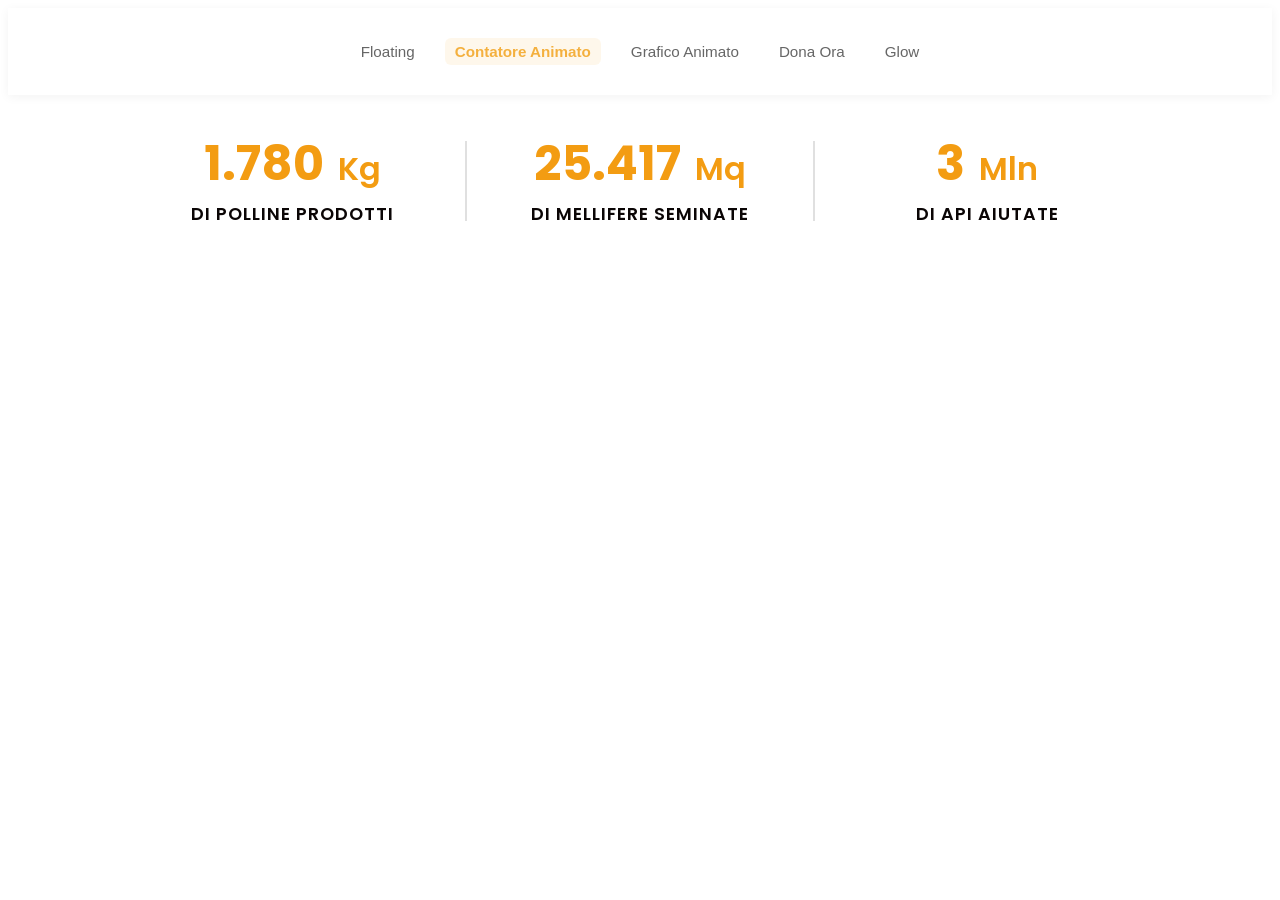
<file: index2.html>
<!DOCTYPE html>
<html lang="it">

<head>
  <meta charset="UTF-8" />
  <meta name="description" content="Floating" />

  <!-- META TAG PER LINK IMG  -->
  <meta property="og:title" content="Elements" />
  <meta property="og:description" content="Elements" />

  <!-- Link reale del tuo sito web -->
  <meta property="og:url" content="https://valentinocode.com/Elements/" />

  <!-- Link assoluto dell'immagine/logo che vuoi mostrare (Es. una foto 1200x630 pixel) -->
  <meta property="og:image"
    content="https://raw.githubusercontent.com/Vamusmart/Elements/refs/heads/main/images/link_image.webp" />

  <meta property="og:type" content="website" />
  <meta property="og:image:type" content="image/webp" />
  <meta property="og:image:width" content="1200" />
  <meta property="og:image:height" content="630" />
  <!-- ========================================== -->

  <meta name="viewport" content="width=device-width, initial-scale=1.0" />
  <title>Elements | Floating</title>
  <link rel="shortcut icon" type="image/x-icon" href="./images/logo.ico" />

  <!-- custom css file link  -->
  <link rel="stylesheet" href="css/style2.css">
  <link rel="stylesheet" href="css/navbar.css">
  <!-- Utile per il floating  -->
  <link rel="stylesheet" href="https://cdnjs.cloudflare.com/ajax/libs/animate.css/4.1.1/animate.min.css" />
</head>

<body>
  <!-- header section starts  -->
  <header class="main-header">
    <div class="header-container">
      <!-- Inserisci questo pulsante in tutti e 5 i file -->
    <button class="burger-toggle" aria-label="Apri menu">
      <span class="bar"></span>
      <span class="bar"></span>
      <span class="bar"></span>
    </button>
      <nav class="navbar">
        <a href="index.html" class="nav-link">Floating</a>
        <a href="index2.html" class="nav-link active">Contatore Animato</a>
        <a href="index3.html" class="nav-link">Grafico Animato</a>
        <a href="index4.html" class="nav-link">Dona Ora</a>
        <a href="index5.html" class="nav-link">Glow</a>

      </nav>
    </div>
  </header>
  <!-- header section ends -->

  <!-- main content starts -->
  <main>
    <!-- home section starts  -->
    <section class="home" id="home">
      <div class="content">

        <!-- slides section starts  -->
        <section class="featured_section3">
          <div class="counters-container">

            <!-- Primo Contatore -->
            <div class="counter-item">
              <div class="counter-number-wrap">
                <span class="counter-number" data-target="3500">3.500</span>
                <span class="counter-suffix">Kg</span>
              </div>
              <h3 class="counter-title">Di Polline Prodotti</h3>
            </div>

            <div class="counter-divider"></div>

            <!-- Secondo Contatore -->
            <div class="counter-item">
              <div class="counter-number-wrap">
                <span class="counter-number" data-target="50000">50.000</span>
                <span class="counter-suffix">Mq</span>
              </div>
              <h3 class="counter-title">Di Mellifere Seminate</h3>
            </div>

            <div class="counter-divider"></div>

            <!-- Terzo Contatore -->
            <div class="counter-item">
              <div class="counter-number-wrap">
                <span class="counter-number" data-target="5">5</span>
                <span class="counter-suffix">Mln</span>
              </div>
              <h3 class="counter-title">Di Api Aiutate</h3>
            </div>

          </div>
        </section>
        <!-- slides section ends -->

        <!-- card section starts  -->
        <!-- about columns section starts  -->
        <!-- We section starts  -->
        <!-- contactUs section starts  -->

      </div>
    </section>
    <!-- home section ends -->
  </main>
  <!-- main content ends -->

  <!-- footer starts -->

  <!-- CookiePolicy starts -->

  <!-- JavaScript section start -->
   <!-- Prima la navbar, che è un elemento critico di navigazione -->
  <script src="navbar.js" defer></script>
  <script src="main2.js" defer></script>
  <!-- JavaScript section end -->

</body>

</html>
</file>
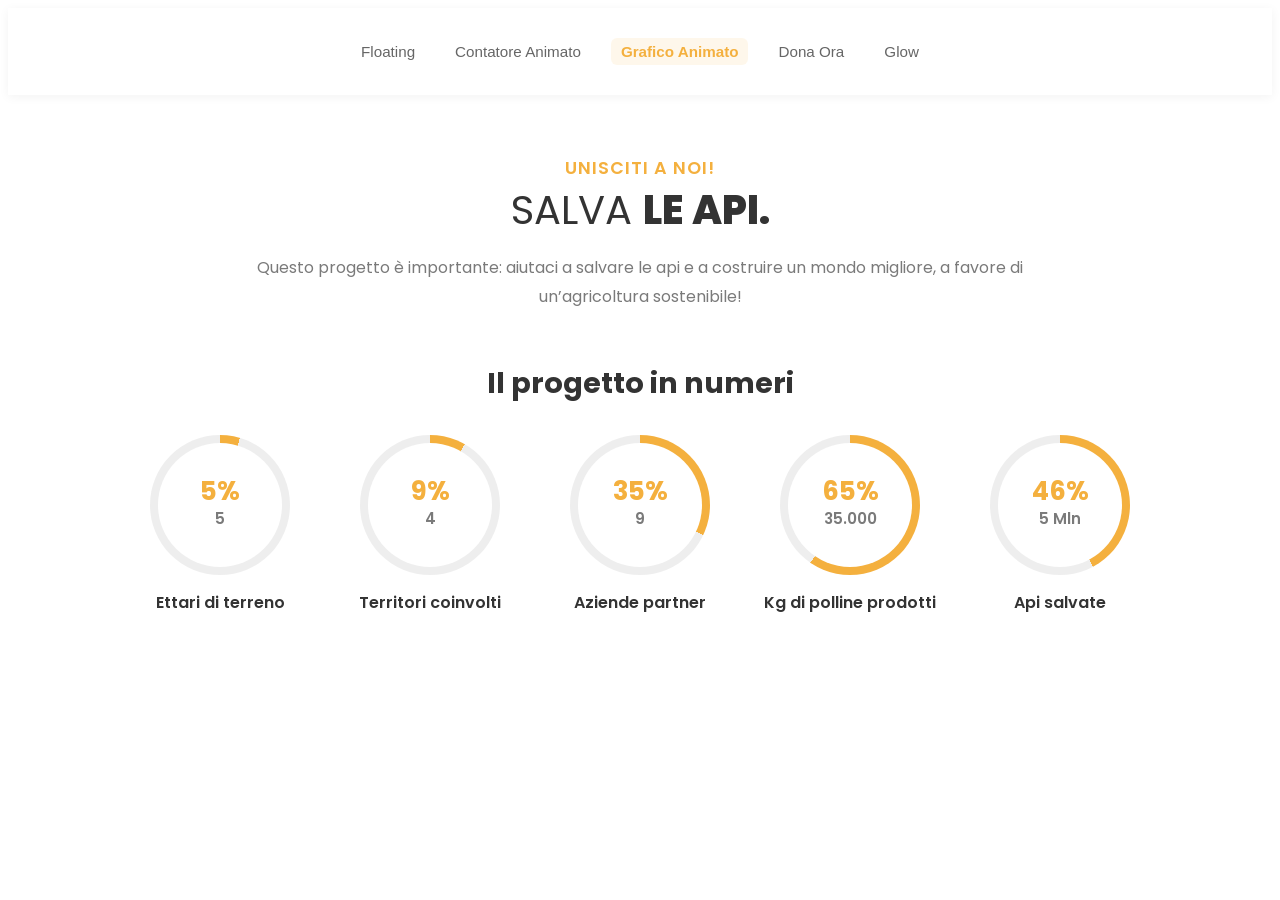
<file: index3.html>
<!DOCTYPE html>
<html lang="it">

<head>
  <meta charset="UTF-8" />
  <meta name="description" content="Floating" />

  <!-- META TAG PER LINK IMG  -->
  <meta property="og:title" content="Elements" />
  <meta property="og:description" content="Elements" />

  <!-- Link reale del tuo sito web -->
  <meta property="og:url" content="https://valentinocode.com/Elements/" />

  <!-- Link assoluto dell'immagine/logo che vuoi mostrare (Es. una foto 1200x630 pixel) -->
  <meta property="og:image"
    content="https://raw.githubusercontent.com/Vamusmart/Elements/refs/heads/main/images/link_image.webp" />

  <meta property="og:type" content="website" />
  <meta property="og:image:type" content="image/webp" />
  <meta property="og:image:width" content="1200" />
  <meta property="og:image:height" content="630" />
  <!-- ========================================== -->

  <meta name="viewport" content="width=device-width, initial-scale=1.0" />
  <title>Elements | Floating</title>
  <link rel="shortcut icon" type="image/x-icon" href="./images/logo.ico" />

  <!-- custom css file link  -->
  <link rel="stylesheet" href="css/style3.css">
  <link rel="stylesheet" href="css/navbar.css">
  <!-- Utile per il floating  -->
  <link rel="stylesheet" href="https://cdnjs.cloudflare.com/ajax/libs/animate.css/4.1.1/animate.min.css" />
</head>

<body>
  <!-- header section starts  -->
  <header class="main-header">
    <div class="header-container">
      <!-- Inserisci questo pulsante in tutti e 5 i file -->
    <button class="burger-toggle" aria-label="Apri menu">
      <span class="bar"></span>
      <span class="bar"></span>
      <span class="bar"></span>
    </button>
      <nav class="navbar">
        <a href="index.html" class="nav-link">Floating</a>
        <a href="index2.html" class="nav-link">Contatore Animato</a>
        <a href="index3.html" class="nav-link active">Grafico Animato</a>
        <a href="index4.html" class="nav-link">Dona Ora</a>
        <a href="index5.html" class="nav-link">Glow</a>

      </nav>
    </div>
  </header>
  <!-- header section ends -->

  <!-- main content starts -->
  <main>
    <!-- home section starts  -->
    <section class="home" id="home">
      <div class="content">

        <!-- slides section starts  -->
        <section class="featured_section3">
          <div class="save-bees-section">

            <!-- Intestazione e Testo -->
            <div class="section-header">
              <span class="subtitle">Unisciti a noi!</span>
              <h2 class="main-title">SALVA <strong>LE API.</strong></h2>
              <p class="description">
                Questo progetto è importante: aiutaci a salvare le api e a costruire un mondo migliore, a favore di
                un’agricoltura sostenibile!
              </p>
            </div>

            <h3 class="charts-title">Il progetto in numeri</h3>

            <!-- Griglia dei Grafici a Ciambella -->
            <div class="charts-grid">

              <!-- Grafico 1: 5% -->
              <div class="chart-item">
                <div class="pie-chart" style="--percent: 5;" data-value="5">
                  <div class="chart-center">
                    <span class="percent-label">5%</span>
                    <span class="value-label">5</span>
                  </div>
                </div>
                <h4 class="chart-title">Ettari di terreno</h4>
              </div>

              <!-- Grafico 2: 9% -->
              <div class="chart-item">
                <div class="pie-chart" style="--percent: 9;" data-value="9">
                  <div class="chart-center">
                    <span class="percent-label">9%</span>
                    <span class="value-label">4</span>
                  </div>
                </div>
                <h4 class="chart-title">Territori coinvolti</h4>
              </div>

              <!-- Grafico 3: 35% -->
              <div class="chart-item">
                <div class="pie-chart" style="--percent: 35;" data-value="35">
                  <div class="chart-center">
                    <span class="percent-label">35%</span>
                    <span class="value-label">9</span>
                  </div>
                </div>
                <h4 class="chart-title">Aziende partner</h4>
              </div>

              <!-- Grafico 4: 65% -->
              <div class="chart-item">
                <div class="pie-chart" style="--percent: 65;" data-value="65">
                  <div class="chart-center">
                    <span class="percent-label">65%</span>
                    <span class="value-label">35.000</span>
                  </div>
                </div>
                <h4 class="chart-title">Kg di polline prodotti</h4>
              </div>

              <!-- Grafico 5: 46% -->
              <div class="chart-item">
                <div class="pie-chart" style="--percent: 46;" data-value="46">
                  <div class="chart-center">
                    <span class="percent-label">46%</span>
                    <span class="value-label">5 Mln</span>
                  </div>
                </div>
                <h4 class="chart-title">Api salvate</h4>
              </div>

            </div>
          </div>
        </section>
        <!-- slides section ends -->

        <!-- card section starts  -->
        <!-- about columns section starts  -->
        <!-- We section starts  -->
        <!-- contactUs section starts  -->

      </div>
    </section>
    <!-- home section ends -->
  </main>
  <!-- main content ends -->

  <!-- footer starts -->

  <!-- CookiePolicy starts -->

  <!-- JavaScript section start -->
   <!-- Prima la navbar, che è un elemento critico di navigazione -->
  <script src="navbar.js" defer></script>
  <script src="main3.js" defer></script>
  <!-- JavaScript section end -->

</body>

</html>
</file>
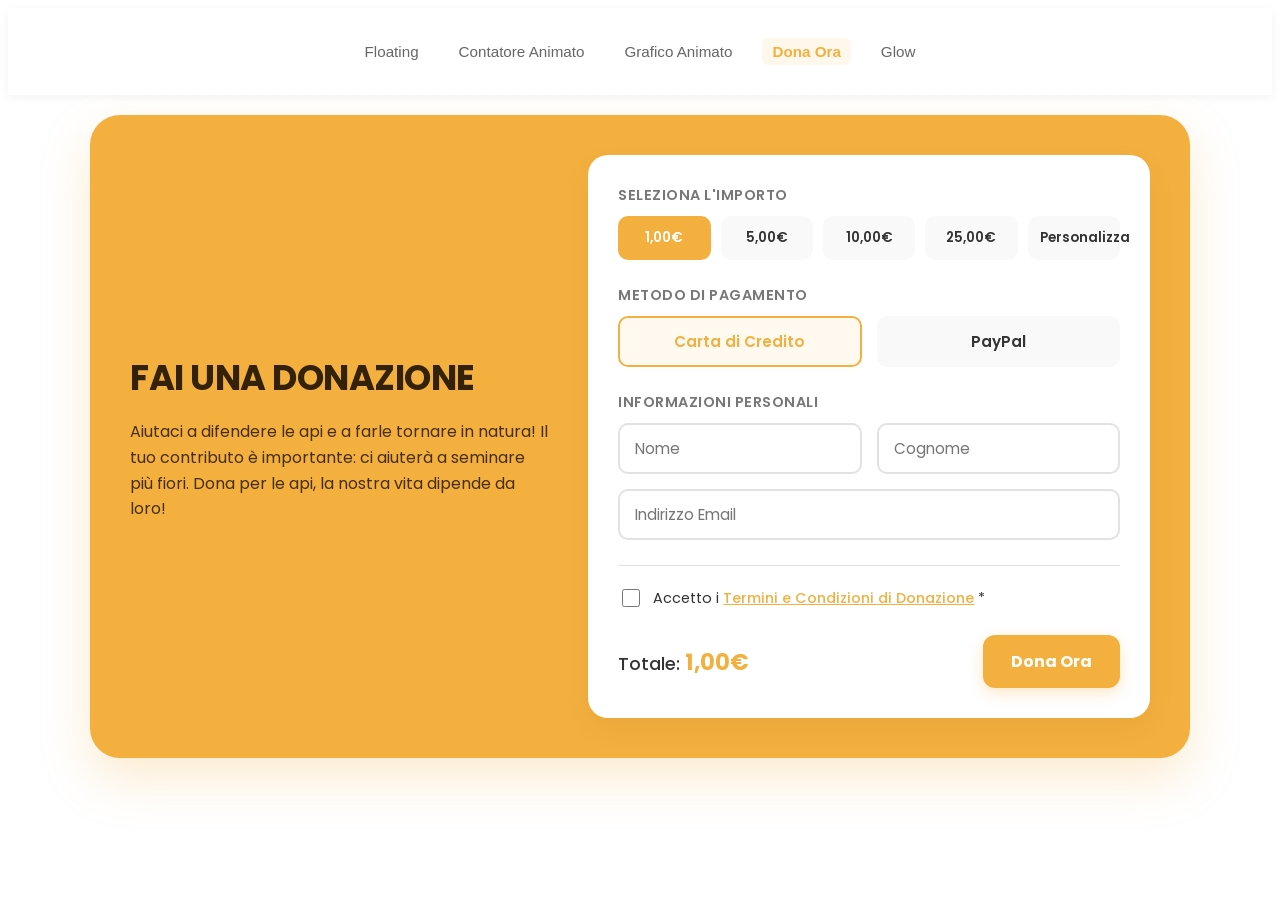
<file: index4.html>
<!DOCTYPE html>
<html lang="it">

<head>
  <meta charset="UTF-8" />
  <meta name="description" content="Floating" />

  <!-- META TAG PER LINK IMG  -->
  <meta property="og:title" content="Elements" />
  <meta property="og:description" content="Elements" />

  <!-- Link reale del tuo sito web -->
  <meta property="og:url" content="https://valentinocode.com/Elements/" />

  <!-- Link assoluto dell'immagine/logo che vuoi mostrare (Es. una foto 1200x630 pixel) -->
  <meta property="og:image"
    content="https://raw.githubusercontent.com/Vamusmart/Elements/refs/heads/main/images/link_image.webp" />

  <meta property="og:type" content="website" />
  <meta property="og:image:type" content="image/webp" />
  <meta property="og:image:width" content="1200" />
  <meta property="og:image:height" content="630" />
  <!-- ========================================== -->

  <meta name="viewport" content="width=device-width, initial-scale=1.0" />
  <title>Elements | Floating</title>
  <link rel="shortcut icon" type="image/x-icon" href="./images/logo.ico" />

  <!-- custom css file link  -->
  <link rel="stylesheet" href="css/style4.css">
  <link rel="stylesheet" href="css/navbar.css">
  <!-- Utile per il floating  -->
  <link rel="stylesheet" href="https://cdnjs.cloudflare.com/ajax/libs/animate.css/4.1.1/animate.min.css" />
  <script
    src="https://www.paypal.com/sdk/js?client-id=ATXtuFkbmzRe8l3dqsgOMvXXcGsIOY5Imr9HILD8bKoTmlkVAg06zESFBO9UBLPMOlmX7h_PZ6IMOfUB&currency=EUR"></script>
</head>

<body>
  <!-- header section starts  -->
  <header class="main-header">
    <div class="header-container">
      <!-- Inserisci questo pulsante in tutti e 5 i file -->
    <button class="burger-toggle" aria-label="Apri menu">
      <span class="bar"></span>
      <span class="bar"></span>
      <span class="bar"></span>
    </button>
      <nav class="navbar">
        <a href="index.html" class="nav-link">Floating</a>
        <a href="index2.html" class="nav-link">Contatore Animato</a>
        <a href="index3.html" class="nav-link">Grafico Animato</a>
        <a href="index4.html" class="nav-link active">Dona Ora</a>
        <a href="index5.html" class="nav-link">Glow</a>

      </nav>
    </div>
  </header>
  <!-- header section ends -->

  <!-- main content starts -->
  <main>
    <!-- home section starts  -->
    <section class="home" id="home">
      <div class="content">

        <!-- slides section starts  -->
        <section class="featured_section3">
          <div class="donation-card">

            <!-- Sinistra: Testata Informativa -->
            <div class="donation-header">
              <h2 class="donation-title">FAI UNA DONAZIONE</h2>
              <p class="donation-desc">
                Aiutaci a difendere le api e a farle tornare in natura! Il tuo contributo è importante: ci aiuterà a
                seminare più fiori. Dona per le api, la nostra vita dipende da loro!
              </p>
            </div>

            <!-- Destra: Form Interattivo -->
            <form id="clean-donation-form" class="donation-form" method="POST" action="#">

              <!-- Step 1: Selezione Importo -->
              <div class="form-section">
                <label class="section-label">Seleziona l'importo</label>

                <!-- Pulsanti di scelta rapida -->
                <div class="amount-buttons">
                  <button type="button" class="amount-btn active" data-value="1.00">1,00€</button>
                  <button type="button" class="amount-btn" data-value="5.00">5,00€</button>
                  <button type="button" class="amount-btn" data-value="10.00">10,00€</button>
                  <button type="button" class="amount-btn" data-value="25.00">25,00€</button>
                  <button type="button" class="amount-btn" id="custom-trigger" data-value="custom">Personalizza</button>
                </div>

                <!-- Input Importo (nascosto di default, appare se clicchi "Personalizza") -->
                <div class="custom-amount-wrap" id="custom-input-container" style="display: none;">
                  <span class="currency-addon">€</span>
                  <input type="number" id="custom-amount-input" name="donation_amount" min="1" max="5000" step="0.50"
                    value="1.00" placeholder="Inserisci importo">
                </div>
              </div>

              <!-- Step 2: Metodo di Pagamento -->
              <div class="form-section">
                <label class="section-label">Metodo di pagamento</label>
                <div class="payment-gateways">
                  <label class="gateway-option">
                    <!-- Cambiato il valore in "credit_card" per PayPal -->
                    <input type="radio" name="payment_method" value="credit_card" checked>
                    <span class="gateway-box">Carta di Credito</span>
                  </label>
                  <label class="gateway-option">
                    <input type="radio" name="payment_method" value="paypal">
                    <span class="gateway-box">PayPal</span>
                  </label>
                </div>
              </div>

              <!-- Step 3: Informazioni Personali -->
              <div class="form-section">
                <label class="section-label">Informazioni Personali</label>
                <div class="form-grid">
                  <div class="form-group">
                    <input type="text" name="first_name" placeholder="Nome" required>
                  </div>
                  <div class="form-group">
                    <input type="text" name="last_name" placeholder="Cognome" required>
                  </div>
                </div>
                <div class="form-group margin-top">
                  <input type="email" name="email" placeholder="Indirizzo Email" required>
                </div>
              </div>

              <!-- Step 4: Accettazione Termini e Condizioni -->
              <div class="form-section terms-section">
                <div class="terms-checkbox-wrap">
                  <input type="checkbox" id="agree_terms" name="agree_terms" required>
                  <label for="agree_terms">
                    Accetto i <a href="#" id="terms-link" class="terms-link">Termini e Condizioni di Donazione</a> *
                  </label>
                </div>

                <!-- Box a comparsa dei Termini (Inizialmente nascosto) -->
                <div class="terms-box" id="terms-dropdown" style="display: none;">
                  <div class="terms-content">
                    <p><strong>Politica sulle Donazioni:</strong> L'accettazione di qualsiasi contributo o donazione è a
                      discrezione del progetto. Non saranno accettate donazioni che non possano essere utilizzate in
                      coerenza con la nostra missione a tutela delle api.</p>
                    <p>Incoraggiamo i donatori a chiedere pareri professionali prima di effettuare donazioni qualora
                      queste possano influire sulla propria situazione fiscale.</p>
                    <p>I dati personali forniti verranno protetti secondo le normative vigenti e utilizzati unicamente
                      per elaborare la transazione e inviare la ricevuta.</p>
                  </div>
                </div>
              </div>

              <!-- Submit finale con riepilogo del totale -->
              <!-- Sostituisci il vecchio form-submit-wrap con questo -->
              <div class="form-submit-wrap">
                <div class="total-summary">
                  Totale: <strong id="total-display">1,00€</strong>
                </div>

                <!-- Il pulsante "Dona Ora" rimane SEMPRE visibile -->
                <button type="button" id="standard-submit-btn" class="submit-donation-btn">Dona Ora</button>
              </div>

              <!-- Questo box si apre come una "scelta sicura" sotto al pulsante SOLO dopo aver cliccato "Dona Ora" se è selezionato PayPal -->
              <div id="paypal-modal-wrapper"
                style="display: none; margin-top: 20px; padding: 15px; border: 1px dashed var(--honey-yellow); border-radius: 12px; background: rgba(244, 176, 62, 0.05);">
                <p style="font-size: 0.85rem; margin: 0 0 10px 0; font-weight: 500; text-align: center; color: #555;">
                  Clicca qui sotto per completare la donazione sicura con PayPal:
                </p>
                <div id="paypal-button-container" style="max-width: 250px; margin: 0 auto;"></div>
              </div>

            </form>
          </div>
        </section>
        <!-- slides section ends -->

        <!-- card section starts  -->
        <!-- about columns section starts  -->
        <!-- We section starts  -->
        <!-- contactUs section starts  -->

      </div>
    </section>
    <!-- home section ends -->
  </main>
  <!-- main content ends -->

  <!-- footer starts -->

  <!-- CookiePolicy starts -->

  <!-- JavaScript section start -->
   <!-- Prima la navbar, che è un elemento critico di navigazione -->
  <script src="navbar.js" defer></script>
  <script src="main4.js" defer></script>
  <!-- JavaScript section end -->

</body>

</html>
</file>
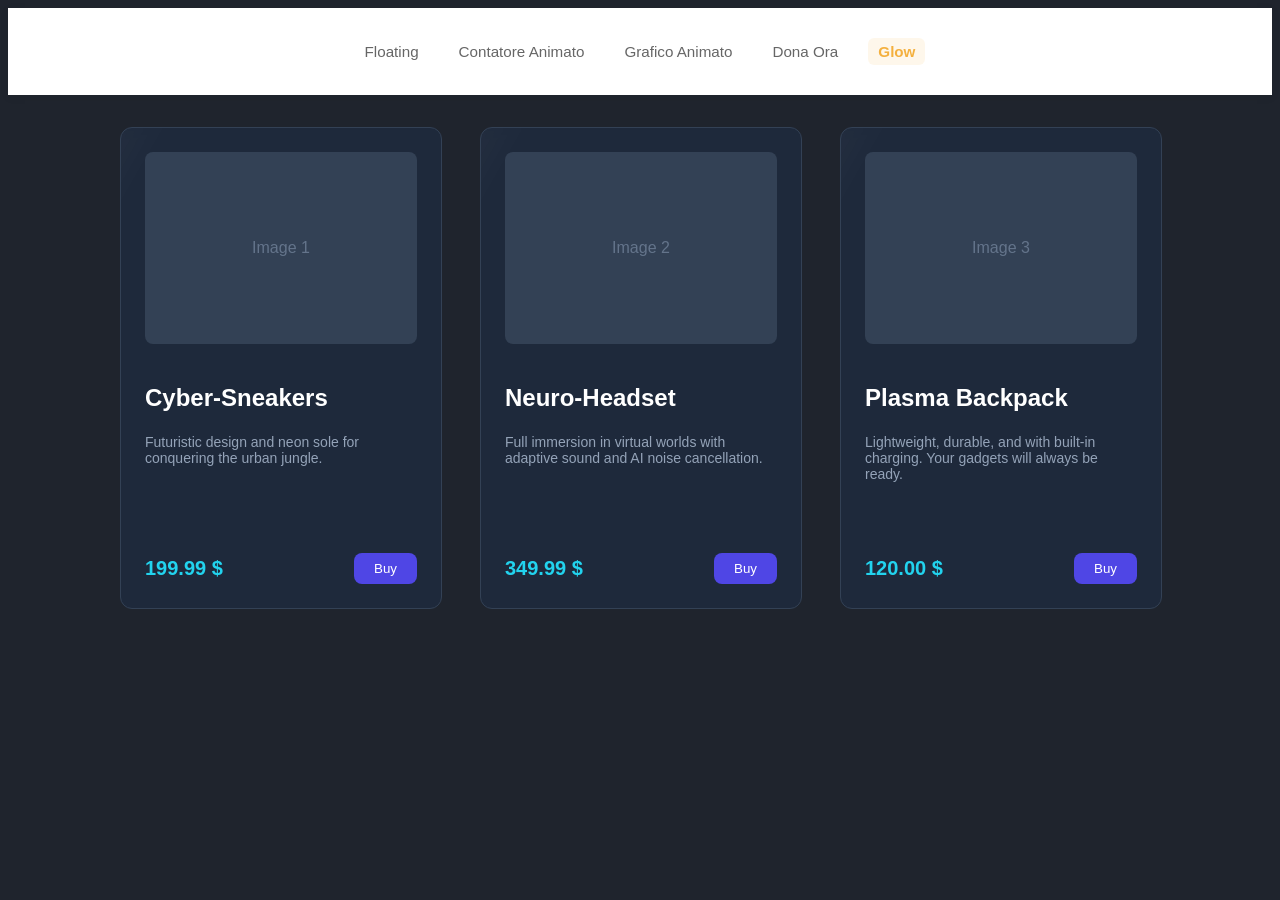
<file: index5.html>
<!DOCTYPE html>
<html lang="it">

<head>
  <meta charset="UTF-8" />
  <meta name="description" content="Floating" />

  <!-- META TAG PER LINK IMG  -->
  <meta property="og:title" content="Elements" />
  <meta property="og:description" content="Elements" />

  <!-- Link reale del tuo sito web -->
  <meta property="og:url" content="https://valentinocode.com/Elements/" />

  <!-- Link assoluto dell'immagine/logo che vuoi mostrare (Es. una foto 1200x630 pixel) -->
  <meta property="og:image"
    content="https://raw.githubusercontent.com/Vamusmart/Elements/refs/heads/main/images/link_image.webp" />

  <meta property="og:type" content="website" />
  <meta property="og:image:type" content="image/webp" />
  <meta property="og:image:width" content="1200" />
  <meta property="og:image:height" content="630" />
  <!-- ========================================== -->

  <meta name="viewport" content="width=device-width, initial-scale=1.0" />
  <title>Elements | Floating</title>
  <link rel="shortcut icon" type="image/x-icon" href="./images/logo.ico" />

  <!-- custom css file link  -->
  <link rel="stylesheet" href="css/style5.css">
  <link rel="stylesheet" href="css/navbar.css">
  <!-- Utile per il floating  -->
  <link rel="stylesheet" href="https://cdnjs.cloudflare.com/ajax/libs/animate.css/4.1.1/animate.min.css" />
</head>

<body>
  <!-- header section starts  -->
  <header class="main-header">
    <div class="header-container">
      <!-- Inserisci questo pulsante in tutti e 5 i file -->
    <button class="burger-toggle" aria-label="Apri menu">
      <span class="bar"></span>
      <span class="bar"></span>
      <span class="bar"></span>
    </button>
      <nav class="navbar">
        <a href="index.html" class="nav-link">Floating</a>
        <a href="index2.html" class="nav-link">Contatore Animato</a>
        <a href="index3.html" class="nav-link">Grafico Animato</a>
        <a href="index4.html" class="nav-link">Dona Ora</a>
        <a href="index5.html" class="nav-link active">Glow</a>

      </nav>
    </div>
  </header>
  <!-- header section ends -->

  <!-- main content starts -->
  <main>
    <!-- home section starts  -->
    <section class="home" id="home">
      <div class="content">

        <!-- slides section starts  -->
        <section class="featured_section3">
          <div class="card-container">

            <!-- Card 1 (Featured with Auto-Animation) -->
            <div class="product-card is-featured"> <!-- Класс '.is-featured' теперь здесь -->
              <!-- LAYER 2: CONTENT -->
              <div class="card-content-wrapper">
                <div class="card-inner-content">
                  <!-- Image Placeholder -->
                  <div class="image-placeholder">
                    <span class="image-placeholder-text">Image 1</span>
                  </div>
                  <!-- Text Content -->
                  <h3 class="card-title">Cyber-Sneakers</h3>
                  <p class="card-description">
                    Futuristic design and neon sole for conquering the urban jungle.
                  </p>
                  <!-- Footer -->
                  <div class="card-footer">
                    <span class="card-price">199.99 $</span>
                    <button class="card-button">Buy</button>
                  </div>
                </div>
              </div>
              <!-- LAYER 1: GLOW (Handled by ::before) -->
            </div>

            <!-- Card 2 (Standard) -->
            <div class="product-card"> <!-- Класс '.is-featured' убран отсюда -->
              <!-- LAYER 2: CONTENT -->
              <div class="card-content-wrapper">
                <div class="card-inner-content">
                  <!-- Image Placeholder -->
                  <div class="image-placeholder">
                    <span class="image-placeholder-text">Image 2</span>
                  </div>
                  <!-- Text Content -->
                  <h3 class="card-title">Neuro-Headset</h3>
                  <p class="card-description">
                    Full immersion in virtual worlds with adaptive sound and AI noise cancellation.
                  </p>
                  <!-- Footer -->
                  <div class="card-footer">
                    <span class="card-price">349.99 $</span>
                    <button class="card-button">Buy</button>
                  </div>
                </div>
              </div>
              <!-- LAYER 1: GLOW (Handled by ::before) -->
            </div>

            <!-- Card 3 (Standard) -->
            <div class="product-card">
              <!-- LAYER 2: CONTENT -->
              <div class="card-content-wrapper">
                <div class="card-inner-content">
                  <!-- Image Placeholder -->
                  <div class="image-placeholder">
                    <span class="image-placeholder-text">Image 3</span>
                  </div>
                  <!-- Text Content -->
                  <h3 class="card-title">Plasma Backpack</h3>
                  <p class="card-description">
                    Lightweight, durable, and with built-in charging. Your gadgets will always be ready.
                  </p>
                  <!-- Footer -->
                  <div class="card-footer">
                    <span class="card-price">120.00 $</span>
                    <button class="card-button">Buy</button>
                  </div>
                </div>
              </div>
              <!-- LAYER 1: GLOW (Handled by ::before) -->
            </div>

          </div>
        </section>
        <!-- slides section ends -->

        <!-- card section starts  -->
        <!-- about columns section starts  -->
        <!-- We section starts  -->
        <!-- contactUs section starts  -->

      </div>
    </section>
    <!-- home section ends -->
  </main>
  <!-- main content ends -->

  <!-- footer starts -->

  <!-- CookiePolicy starts -->

  <!-- JavaScript section start -->
   <!-- Prima la navbar, che è un elemento critico di navigazione -->
  <script src="navbar.js" defer></script>
  <!-- JavaScript section end -->

</body>

</html>
</file>
<file: css/style2.css>
@import url('https://fonts.googleapis.com/css2?family=Poppins:wght@400;600;700&display=swap');

:root {
  --primary-color: #0a0505; /* Colore del testo principale */
  --accent-color: #f39c12;  /* Colore per i numeri (es. un giallo miele caldo) */
  --divider-color: #e0e0e0; /* Colore della linea di separazione */
}

body {
    font-family: "Gotham-Book", Arial, Helvetica, sans-serif;
}

.counters-container {
  font-family: 'Poppins', sans-serif;
  display: flex;
  flex-direction: column;
  align-items: center;
  justify-content: center;
  gap: 20px;
  padding: 40px 20px;
  max-width: 1000px;
  margin: 0 auto;
}

.counter-item {
  text-align: center;
  width: 100%;
}

.counter-number-wrap {
  font-size: 3rem;
  font-weight: 700;
  color: var(--accent-color);
  line-height: 1.2;
  margin-bottom: 8px;
}

.counter-suffix {
  font-size: 2rem;
  font-weight: 600;
  margin-left: 4px;
}

.counter-title {
  font-size: 1.1rem;
  font-weight: 600;
  color: var(--primary-color);
  margin: 0;
  text-transform: uppercase;
  letter-spacing: 1px;
}

/* Divisore verticale/orizzontale responsive */
.counter-divider {
  width: 60px;
  height: 2px;
  background-color: var(--divider-color);
  margin: 10px 0;
}

/* ==========================================================================
   HEADER UNIFICATO - SENZA LOGO
   ========================================================================== */

.main-header {
  background-color: #ffffff;
  box-shadow: 0 2px 10px rgba(0, 0, 0, 0.05);
  position: sticky;
  top: 0;
  width: 100%;
  z-index: 9999;
  padding: 15px 0;
}

.header-container {
  max-width: 1200px;
  margin: 0 auto;
  display: flex;
  justify-content: center; /* Centra il menu orizzontalmente */
  align-items: center;
  padding: 0 20px;
  box-sizing: border-box;
}

/* Navigazione */
.navbar {
  display: flex;
  gap: 20px;
  align-items: center;
}

.nav-link {
  text-decoration: none;
  color: #666;
  font-weight: 500;
  font-size: 0.95rem;
  transition: color 0.3s ease;
  padding: 5px 10px;
  border-radius: 6px;
}

.nav-link:hover {
  color: #f4b03e; 
}

/* Pagina Attiva */
.nav-link.active {
  color: #f4b03e;
  font-weight: 700;
  background-color: rgba(244, 176, 62, 0.1);
}

/* Fix per evitare conflitti con float sottostanti */
main {
  clear: both;
}

/* Media Query per Desktop: dispone i contatori in riga */
@media (min-width: 768px) {
  .counters-container {
    flex-direction: row;
    justify-content: space-around;
    gap: 0;
  }

  .counter-item {
    flex: 1;
  }

  .counter-divider {
    width: 2px;
    height: 80px;
    margin: 0 20px;
  }
}
</file>
<file: css/navbar.css>
/* --- STILI BASE HEADER (Desktop) --- */
.header-container {
  display: flex;
  justify-content: center;
  align-items: center;
  padding: 15px 5%;
  position: relative;
}

/* Nascondiamo il pulsante burger su desktop */
.burger-toggle {
  display: none;
  flex-direction: column;
  justify-content: space-between;
  width: 30px;
  height: 21px;
  background: transparent;
  border: none;
  cursor: pointer;
  z-index: 1001;
  position: relative; /* Fondamentale per il trucco della X */
}

.burger-toggle .bar {
  width: 100%;
  height: 3px;
  background-color: #333;
  transition: all 0.3s ease;
  border-radius: 5px;
  transform-origin: center; 
}

/* --- VERSIONE MOBILE (Sotto i 1060px) --- */
@media (max-width: 1060px) {
  
  .burger-toggle {
    display: flex;
    margin-left: auto; 
  }

  /* Trasformiamo la navbar in un menu a comparsa laterale (drawer) */
  .navbar {
    position: fixed;
    top: 0;
    right: -100%; 
    width: 250px; 
    height: 100vh;
    background-color: #fff; 
    box-shadow: -5px 0 15px rgba(0, 0, 0, 0.1);
    display: flex;
    flex-direction: column;
    align-items: flex-start;
    padding: 80px 30px 30px 30px; 
    gap: 20px;
    transition: right 0.3s ease-in-out;
    z-index: 1000;
  }

  .navbar.active {
    right: 0;
  }

  .nav-link {
    font-size: 1.1rem;
    width: 100%;
    padding: 10px 0;
    border-bottom: 1px solid #f0f0f0; 
  }

  /* --- ANIMAZIONE BURGER -> "X" ASSOLUTAMENTE PERFETTA --- */
  
  /* 1. Quando è attivo, forziamo la prima e la terza linea al centro esatto */
  .burger-toggle.active .bar {
    position: absolute;
    top: 50%;
    left: 0;
    margin-top: -1.5px; /* Metà dell'altezza della barra (3px / 2) per centrarla al millimetro */
  }

  /* 2. Ruotiamo la prima in un senso */
  .burger-toggle.active .bar:nth-child(1) {
    transform: rotate(45deg);
  }

  /* 3. Facciamo sparire quella centrale */
  .burger-toggle.active .bar:nth-child(2) {
    opacity: 0;
    transform: scale(0);
  }

  /* 4. Ruotiamo la terza nell'altro senso */
  .burger-toggle.active .bar:nth-child(3) {
    transform: rotate(-45deg);
  }
}
</file>
<file: css/style3.css>
@import url('https://fonts.googleapis.com/css2?family=Poppins:wght@400;600;700;800&display=swap');

:root {
  --text-main: #333333;
  --text-light: #7a7a7a;
  --accent-yellow: #f4b03e; /* Il giallo miele originale di Elementor */
  --bg-trail: #eeeeee;      /* Il colore di sfondo del cerchio vuoto */
}

body {
    font-family: "Gotham-Book", Arial, Helvetica, sans-serif;
}

.save-bees-section {
  font-family: 'Poppins', sans-serif;
  max-width: 1200px;
  margin: 0 auto;
  padding: 60px 20px;
  color: var(--text-main);
}

/* Stile Intestazione */
.section-header {
  text-align: center;
  max-width: 800px;
  margin: 0 auto 50px auto;
}

.section-header .subtitle {
  font-size: 1.1rem;
  color: var(--accent-yellow);
  font-weight: 600;
  text-transform: uppercase;
  letter-spacing: 1px;
  display: block;
  margin-bottom: 5px;
}

.section-header .main-title {
  font-size: 2.5rem;
  font-weight: 400;
  margin: 0 0 20px 0;
  line-height: 1.2;
}

.section-header .main-title strong {
  font-weight: 800;
}

.section-header .description {
  font-size: 1rem;
  line-height: 1.8;
  color: var(--text-light);
}

.charts-title {
  font-size: 1.8rem;
  text-align: center;
  font-weight: 700;
  margin: 40px 0 30px 0;
}

/* Griglia dei Grafici */
.charts-grid {
  display: flex;
  flex-wrap: wrap;
  gap: 30px;
  justify-content: center;
}

.chart-item {
  display: flex;
  flex-direction: column;
  align-items: center;
  text-align: center;
  width: 180px; /* Larghezza fissa per renderli uniformi */
}

/* Il trucco del grafico a torta tramite conic-gradient */
.pie-chart {
  --progress: calc(var(--percent) * 3.6deg);
  width: 140px;
  height: 140px;
  border-radius: 50%;
  background: conic-gradient(
    var(--accent-yellow) var(--progress),
    var(--bg-trail) var(--progress)
  );
  display: flex;
  align-items: center;
  justify-content: center;
  margin-bottom: 15px;
  transition: --percent 1s ease-in-out;

  /* --- I FIX PER IPHONE --- */
  flex-shrink: 0;          /* 1. Impedisce assolutamente a Safari di rimpicciolire/schiacciare il cerchio */
  aspect-ratio: 1 / 1;     /* 2. Forza il rapporto 1:1 (larghezza = altezza) */
  box-sizing: border-box;  /* 3. Evita che padding o bordi sballino i calcoli */
}

/* Rende il grafico a "ciambella" coprendo il centro con un cerchio bianco */
.chart-center {
  width: 124px;
  height: 124px;
  background-color: #ffffff;
  border-radius: 50%;
  display: flex;
  flex-direction: column;
  align-items: center;
  justify-content: center;

  /* --- I FIX PER IPHONE --- */
  flex-shrink: 0;          /* Impedisce anche al cerchio interno bianco di deformarsi */
  aspect-ratio: 1 / 1; 
  box-sizing: border-box;
}

.percent-label {
  font-size: 1.6rem;
  font-weight: 700;
  color: var(--accent-yellow);
  line-height: 1;
}

.value-label {
  font-size: 0.95rem;
  font-weight: 600;
  color: var(--text-light);
  margin-top: 2px;
}

.chart-title {
  font-size: 1rem;
  font-weight: 600;
  color: var(--text-main);
  margin: 0;
}

/* ==========================================================================
   HEADER UNIFICATO - SENZA LOGO
   ========================================================================== */

.main-header {
  background-color: #ffffff;
  box-shadow: 0 2px 10px rgba(0, 0, 0, 0.05);
  position: sticky;
  top: 0;
  width: 100%;
  z-index: 9999;
  padding: 15px 0;
}

.header-container {
  max-width: 1200px;
  margin: 0 auto;
  display: flex;
  justify-content: center; /* Centra il menu orizzontalmente */
  align-items: center;
  padding: 0 20px;
  box-sizing: border-box;
}

/* Navigazione */
.navbar {
  display: flex;
  gap: 20px;
  align-items: center;
}

.nav-link {
  text-decoration: none;
  color: #666;
  font-weight: 500;
  font-size: 0.95rem;
  transition: color 0.3s ease;
  padding: 5px 10px;
  border-radius: 6px;
}

.nav-link:hover {
  color: #f4b03e; 
}

/* Pagina Attiva */
.nav-link.active {
  color: #f4b03e;
  font-weight: 700;
  background-color: rgba(244, 176, 62, 0.1);
}

/* Fix per evitare conflitti con float sottostanti */
main {
  clear: both;
}

/* Ottimizzazione Mobile */
@media (max-width: 480px) {
  .charts-grid {
    gap: 20px;
  }
  .chart-item {
    width: 45%; /* Due grafici per riga su schermi molto piccoli */
  }
  .pie-chart {
    width: 120px;
    height: 120px;
  }
  .chart-center {
    width: 100px;
    height: 98px;
  }
}
</file>
<file: css/style4.css>
@import url('https://fonts.googleapis.com/css2?family=Poppins:wght@400;500;600;700&display=swap');

:root {
  --honey-yellow: #F4B03E;
  --dark-brown: #332108;
  --white: #ffffff;
  --light-gray: #f9f9f9;
  --border-color: #e2e2e2;
  --text-dark: #333333;
}

body {
    font-family: "Gotham-Book", Arial, Helvetica, sans-serif;
}

.donation-card {
  font-family: 'Poppins', sans-serif;
  background-color: var(--honey-yellow);
  color: var(--dark-brown);
  padding: 40px;
  border-radius: 30px;
  box-shadow: 0px 20px 50px rgba(244, 176, 62, 0.25);
  max-width: 1100px;
  margin: 20px auto;
  display: flex;
  gap: 40px;
  box-sizing: border-box;
}

/* Colonna di sinistra (Header) */
.donation-header {
  flex: 1;
  display: flex;
  flex-direction: column;
  justify-content: center;
}

.donation-title {
  font-size: 2.2rem;
  font-weight: 700;
  margin: 0 0 15px 0;
  letter-spacing: -0.5px;
  color: var(--dark-brown);
}

.donation-desc {
  font-size: 1rem;
  line-height: 1.6;
  opacity: 0.9;
  margin: 0;
}

/* Colonna di destra (Form) */
.donation-form {
  flex: 1.2;
  background-color: var(--white);
  padding: 30px;
  border-radius: 20px;
  box-shadow: 0px 10px 30px rgba(0, 0, 0, 0.05);
  color: var(--text-dark);
}

.form-section {
  margin-bottom: 25px;
}

.section-label {
  display: block;
  font-size: 0.9rem;
  font-weight: 600;
  text-transform: uppercase;
  letter-spacing: 0.5px;
  margin-bottom: 10px;
  color: #777;
}

/* Griglia pulsanti importo */
.amount-buttons {
  display: grid;
  grid-template-columns: repeat(auto-fit, minmax(80px, 1fr));
  gap: 10px;
  margin-bottom: 12px;
}

.amount-btn {
  background: var(--light-gray);
  border: 2px solid transparent;
  padding: 10px;
  border-radius: 10px;
  font-family: inherit;
  font-weight: 600;
  cursor: pointer;
  transition: all 0.2s ease;
  color: var(--text-dark);
}

.amount-btn:hover {
  background: #eaeaea;
}

.amount-btn.active {
  background: var(--honey-yellow);
  color: var(--white);
  border-color: var(--honey-yellow);
}

/* Input importo personalizzato */
.custom-amount-wrap {
  position: relative;
  display: flex;
  align-items: center;
  border: 2px solid var(--border-color);
  border-radius: 10px;
  padding: 0 15px;
}

.currency-addon {
  font-weight: 600;
  color: #aaa;
}

#custom-amount-input {
  border: none;
  padding: 12px 10px;
  width: 100%;
  outline: none;
  font-family: inherit;
  font-size: 1rem;
  font-weight: 600;
}

/* Metodi di pagamento */
.payment-gateways {
  display: flex;
  gap: 15px;
}

.gateway-option {
  flex: 1;
  cursor: pointer;
}

.gateway-option input[type="radio"] {
  display: none;
}

.gateway-box {
  display: block;
  text-align: center;
  padding: 12px;
  background: var(--light-gray);
  border: 2px solid transparent;
  border-radius: 10px;
  font-weight: 600;
  font-size: 0.95rem;
  transition: all 0.2s ease;
}

.gateway-option input[type="radio"]:checked + .gateway-box {
  border-color: var(--honey-yellow);
  background: rgba(244, 176, 62, 0.08);
  color: var(--honey-yellow);
}

/* Campi personali */
.form-grid {
  display: grid;
  grid-template-columns: 1fr 1fr;
  gap: 15px;
}

.form-group input {
  width: 100%;
  padding: 12px 15px;
  border: 2px solid var(--border-color);
  border-radius: 10px;
  font-family: inherit;
  font-size: 0.95rem;
  outline: none;
  box-sizing: border-box;
  transition: border-color 0.2s ease;
}

.form-group input:focus {
  border-color: var(--honey-yellow);
}

.margin-top {
  margin-top: 15px;
}

/* Sezione Termini e condizioni */
.terms-section {
  border-top: 1px solid var(--border-color);
  padding-top: 20px;
}

.terms-checkbox-wrap {
  display: flex;
  align-items: center;
  gap: 10px;
  font-size: 0.9rem;
}

.terms-checkbox-wrap input {
  width: 18px;
  height: 18px;
  cursor: pointer;
}

.terms-link {
  color: var(--honey-yellow);
  text-decoration: underline;
  font-weight: 500;
}

.terms-box {
  margin-top: 10px;
  background: var(--light-gray);
  border: 1px solid var(--border-color);
  border-radius: 8px;
  padding: 15px;
  max-height: 150px;
  overflow-y: auto;
  font-size: 0.8rem;
  line-height: 1.5;
  color: #666;
}

/* Footer del Form con pulsante */
.form-submit-wrap {
  display: flex;
  justify-content: space-between;
  align-items: center;
  margin-top: 25px;
}

.total-summary {
  font-size: 1.1rem;
  font-weight: 500;
}

.total-summary strong {
  font-size: 1.4rem;
  color: var(--honey-yellow);
  font-weight: 700;
}

.submit-donation-btn {
  background-color: var(--honey-yellow);
  color: var(--white);
  border: none;
  padding: 14px 28px;
  border-radius: 12px;
  font-family: inherit;
  font-weight: 700;
  font-size: 1rem;
  cursor: pointer;
  box-shadow: 0px 5px 15px rgba(244, 176, 62, 0.3);
  transition: all 0.2s ease;
}

.submit-donation-btn:hover {
  transform: translateY(-2px);
  box-shadow: 0px 8px 20px rgba(244, 176, 62, 0.4);
}

/* ==========================================================================
   HEADER UNIFICATO - SENZA LOGO
   ========================================================================== */

.main-header {
  background-color: #ffffff;
  box-shadow: 0 2px 10px rgba(0, 0, 0, 0.05);
  position: sticky;
  top: 0;
  width: 100%;
  z-index: 9999;
  padding: 15px 0;
}

.header-container {
  max-width: 1200px;
  margin: 0 auto;
  display: flex;
  justify-content: center; /* Centra il menu orizzontalmente */
  align-items: center;
  padding: 0 20px;
  box-sizing: border-box;
}

/* Navigazione */
.navbar {
  display: flex;
  gap: 20px;
  align-items: center;
}

.nav-link {
  text-decoration: none;
  color: #666;
  font-weight: 500;
  font-size: 0.95rem;
  transition: color 0.3s ease;
  padding: 5px 10px;
  border-radius: 6px;
}

.nav-link:hover {
  color: #f4b03e; 
}

/* Pagina Attiva */
.nav-link.active {
  color: #f4b03e;
  font-weight: 700;
  background-color: rgba(244, 176, 62, 0.1);
}

/* Fix per evitare conflitti con float sottostanti */
main {
  clear: both;
}

/* Mobile Responsive */
@media (max-width: 991px) {
  .donation-card {
    flex-direction: column;
    padding: 30px 20px;
    gap: 30px;
  }
}

@media (max-width: 480px) {
  .form-grid {
    grid-template-columns: 1fr;
    gap: 12px;
  }
}
</file>
<file: css/style5.css>
@import url('https://fonts.googleapis.com/css2?family=Poppins:wght@400;500;600;700&display=swap');

:root {
  --honey-yellow: #F4B03E;
  --dark-brown: #332108;
  --white: #ffffff;
  --light-gray: #f9f9f9;
  --border-color: #e2e2e2;
  --text-dark: #333333;
}

/* Basic reset */

/* HTML & Body Styles */
html {
    background-color: #1f242d; /* Dark background */
}

body {
    font-family: -apple-system, BlinkMacSystemFont, "Segoe UI", Roboto, Helvetica, Arial, sans-serif; /* Standard sans-serif stack */
    display: grid;
    place-items: center; /* Center the grid container */
    min-height: 100%;
}

/* --- PURE CSS STYLES --- */

/* Grid container for the cards */
.card-container {
    display: grid;
    grid-template-columns: 1fr; /* 1 column by default */
    gap: 2.5rem;
    max-width: 1280px;
    justify-items: center; 
    padding: 2rem; /* 32px padding */
}

/* Responsive grid columns */
/* APPLICA QUESTO CODICE: */
@media (min-width: 1060px) { /* 1060px garantisce spazio per 3 card da 320px + i gap */
    .card-container {
        grid-template-columns: repeat(3, 1fr); /* Passa direttamente a 3 colonne */
    }
}


/* Inner content of the card (flex layout) */
.card-inner-content {
    display: flex;
    flex-direction: column;
    height: 90%;
    padding: 1.5rem; /* 24px padding */
}

/* Image placeholder */
.image-placeholder {
    width: 100%;
    height: 12rem; /* 192px height */
    background-color: #334155; /* slate-700 */
    border-radius: 0.5rem; /* rounded-lg */
    display: flex;
    align-items: center;
    justify-content: center;
    margin-bottom: 1rem; /* 16px margin */
}

.image-placeholder-text {
    color: #64748b; /* slate-500 */
}

/* Text styles */
.card-title {
    font-size: 1.5rem; /* 24px */
    font-weight: 700;
    margin-bottom: 0.5rem; /* 8px */
    color: #ffffff; /* white */
}

.card-description {
    font-size: 0.875rem; /* 14px */
    color: #94a3b8; /* slate-400 */
    margin-bottom: 1rem; /* 16px */
    flex-grow: 1; /* Pushes footer to the bottom */
}

/* Card footer (price and button) */
.card-footer {
    display: flex;
    align-items: center;
    justify-content: space-between;
    margin-top: auto; /* Pushes itself to the bottom */
}

.card-price {
    font-size: 1.25rem; /* 20px */
    font-weight: 600;
    color: #22d3ee; /* cyan-400 */
}

/* Button styles */
.card-button {
    background-color: #4f46e5; /* indigo-600 */
    color: #ffffff; /* white */
    padding: 0.5rem 1.25rem; /* 8px 20px */
    border-radius: 0.5rem; /* rounded-lg */
    font-weight: 500;
    border: none;
    cursor: pointer;
    transition: background-color 0.2s ease-in-out;
}

.card-button:hover {
    background-color: #6366f1; /* indigo-500 */
}


/* --- GLOW ANIMATION STYLES (The effect you wanted) --- 
  This uses the "z-index sandwich" method.
*/

/* LAYER 0: The Card (Positioning Container)
  - This is the main hover target.
  - It's a positioning container for the layers inside.
*/
.product-card {
    position: relative;
    width: 320px;
    height: 480px; 
    transition: transform 0.3s ease-out;
}

/* LAYER 2: The Content (The visible card)
  - Sits on top (z-index: 2).
  - Has the dark background color.
  - Clips its corners with overflow: hidden.
*/
.card-content-wrapper {
    position: absolute;
    top: 0;
    left: 0;
    width: 100%;
    height: 100%;
    z-index: 2; /* Sits ON TOP of the glow */
    
    background-color: #1e293b; /* slate-800 */
    border-radius: 0.75rem; /* 12px */
    border: 1px solid #334155; /* slate-700 */
    
    overflow: hidden; /* Clips the inner content (like the image) AND THE NEW SHINE EFFECT */
    position: relative; /* Make it a positioning context for the shine effect */
}

/* LAYER 1: The Glow (The backlight)
  - Sits behind the content (z-index: 1).
  - This is the pseudo-element for the glow.
*/
.product-card::before {
    content: "";
    position: absolute;
    top: 0;
    left: 0;
    width: 100%;
    height: 100%;
    z-index: 1; /* Sits BEHIND the content */

    transform: scale(1.0); /* Starts at normal size */
    filter: blur(40px); /* Heavy blur */
    background: linear-gradient(270deg, #0fffc1, #7e0fff);
    background-size: 200% 200%;
    
    opacity: 0; /* Hidden by default */
    transition: opacity 0.4s ease-in-out, transform 0.3s ease-out;
    border-radius: 0.75rem; /* Match the card's radius */
}


/* LAYER 3: The Shine/Glossy Effect (Pure CSS)
  - Sits on top of the content (z-index: 3).
  - It's a pseudo-element of the content wrapper.
  - It's clipped by the wrapper's overflow: hidden.
*/
.card-content-wrapper::after {
    content: '';
    position: absolute;
    top: 0;
    left: 0;
    width: 60%; /* Shine width */
    height: 100%;
    z-index: 3; /* On top of the content inside */
    
    /* The shine itself: a sharp diagonal gradient */
    background: linear-gradient(
        to right,
        rgba(255, 255, 255, 0.0) 0%,
        rgba(255, 255, 255, 0.05) 50%,
        rgba(255, 255, 255, 0.0) 100%
    );
    
    /* Skew it and hide it off-screen to the left */
    transform: translateX(-150%) skewX(-30deg);
    
    /* Slow transition for the shine */
    transition: transform 0.6s cubic-bezier(0.23, 1, 0.32, 1);
    
    /* This blur adds a nice "holographic" feel */
    filter: blur(10px);
}


/* --- HOVER EFFECTS --- */

/* Lift the whole card up on hover */
.product-card:hover {
    transform: translateY(-5px); 
}

/* Activate the glow on hover */
.product-card:hover::before {
    opacity: 0.8; /* Make the glow visible */
    transform: scale(1.15); /* Make the glow larger so it appears around the edges */
    animation: animateGlow 10s ease infinite; /* Start the color animation */
}

/* Activate the shine on hover */
.product-card:hover .card-content-wrapper::after {
    /* Move it across the card to the right */
    transform: translateX(250%) skewX(-30deg);
    /* Add a small delay so it happens *after* the backlight appears */
    transition-delay: 0.1s;
}


/* Keyframes for the gradient animation */
@keyframes animateGlow {
    0% { background-position: 0% 50%; }
    50% { background-position: 100% 50%; }
    100% { background-position: 0% 50%; }
}


/* --- AUTO-HOVER ANIMATION FOR FEATURED CARD --- */

/* 1. Keyframe for the card lift */
@keyframes autoLift {
    0%, 40%, 100% { transform: translateY(0); }
    60%, 80% { transform: translateY(-5px); } /* Hold the hover state */
}

/* 2. Keyframe for the backlight glow (opacity and scale) */
@keyframes autoGlow {
    0%, 40%, 100% { 
        opacity: 0; 
        transform: scale(1.0); 
    }
    60%, 80% { 
        opacity: 0.8; 
        transform: scale(1.15); 
    }
}

/* 3. Keyframe for the shine effect */
@keyframes autoShine {
    0%, 50%, 100% { /* Start hidden */
        transform: translateX(-150%) skewX(-30deg);
    }
    65% { /* Flash across */
        transform: translateX(250%) skewX(-30deg);
    }
}

/* Apply animations to the featured card */
.product-card.is-featured {
    animation: autoLift 5s ease-in-out infinite;
}

/* When hovering the featured card, *stop* the lift animation and use the hover one */
.product-card.is-featured:hover {
    animation: none; /* Stop the auto-lift */
    transform: translateY(-5px); /* Apply manual hover lift */
}

.product-card.is-featured::before {
    /* Apply auto-glow AND the gradient shift */
    animation: 
        autoGlow 5s ease-in-out infinite, 
        animateGlow 10s ease infinite; /* Gradient shift runs constantly */
}

/* When hovering, stop auto-glow and use manual hover */
.product-card.is-featured:hover::before {
    animation: animateGlow 10s ease infinite; /* Only run the gradient */
    opacity: 0.8;
    transform: scale(1.15);
}

.product-card.is-featured .card-content-wrapper::after {
    animation: autoShine 5s ease-in-out infinite;
}

/* When hovering, stop auto-shine and use manual hover */
.product-card.is-featured:hover .card-content-wrapper::after {
    animation: none;
    transform: translateX(250%) skewX(-30deg);
    transition-delay: 0.1s;
}

/* ==========================================================================
   HEADER UNIFICATO - SENZA LOGO
   ========================================================================== */

.main-header {
  background-color: #ffffff;
  box-shadow: 0 2px 10px rgba(0, 0, 0, 0.05);
  position: sticky;
  top: 0;
  width: 100%;
  z-index: 9999;
  padding: 15px 0;
}

/* Navigazione */
.navbar {
  display: flex;
  gap: 20px;
  align-items: center;
}

.nav-link {
  text-decoration: none;
  color: #666;
  font-size: 0.95rem;
  transition: color 0.3s ease;
  padding: 5px 10px;
  border-radius: 6px;
}

.nav-link:hover {
  color: #f4b03e; 
}

/* Pagina Attiva */
.nav-link.active {
  color: #f4b03e;
      font-weight: 700;
  background-color: rgba(244, 176, 62, 0.1);
}

/* Fix per evitare conflitti con float sottostanti */
main {
  clear: both;
}

/* Fix per evitare conflitti con float sottostanti */
main {
  clear: both;
}

/* Mobile Responsive */
@media (max-width: 991px) {
  .donation-card {
    flex-direction: column;
    padding: 30px 20px;
    gap: 30px;
  }
}

@media (max-width: 480px) {
  .form-grid {
    grid-template-columns: 1fr;
    gap: 12px;
  }
}
</file>
